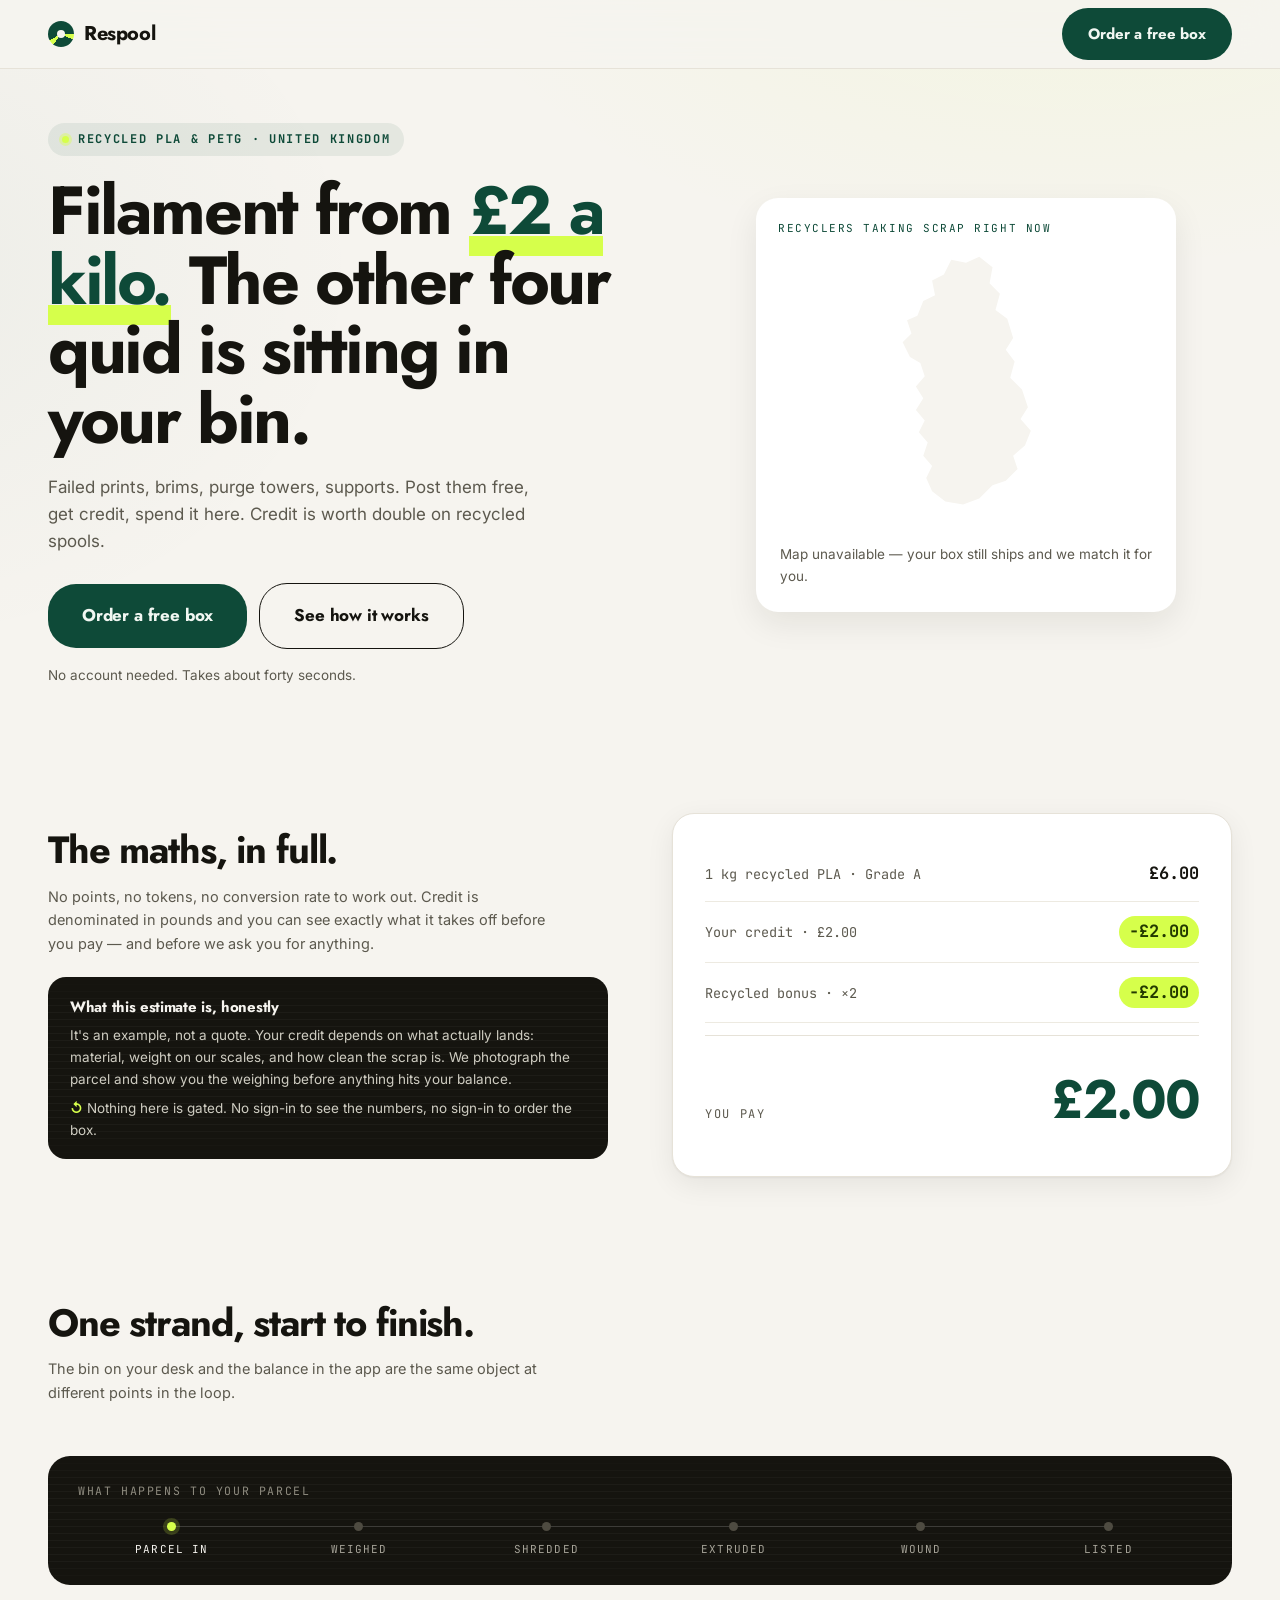
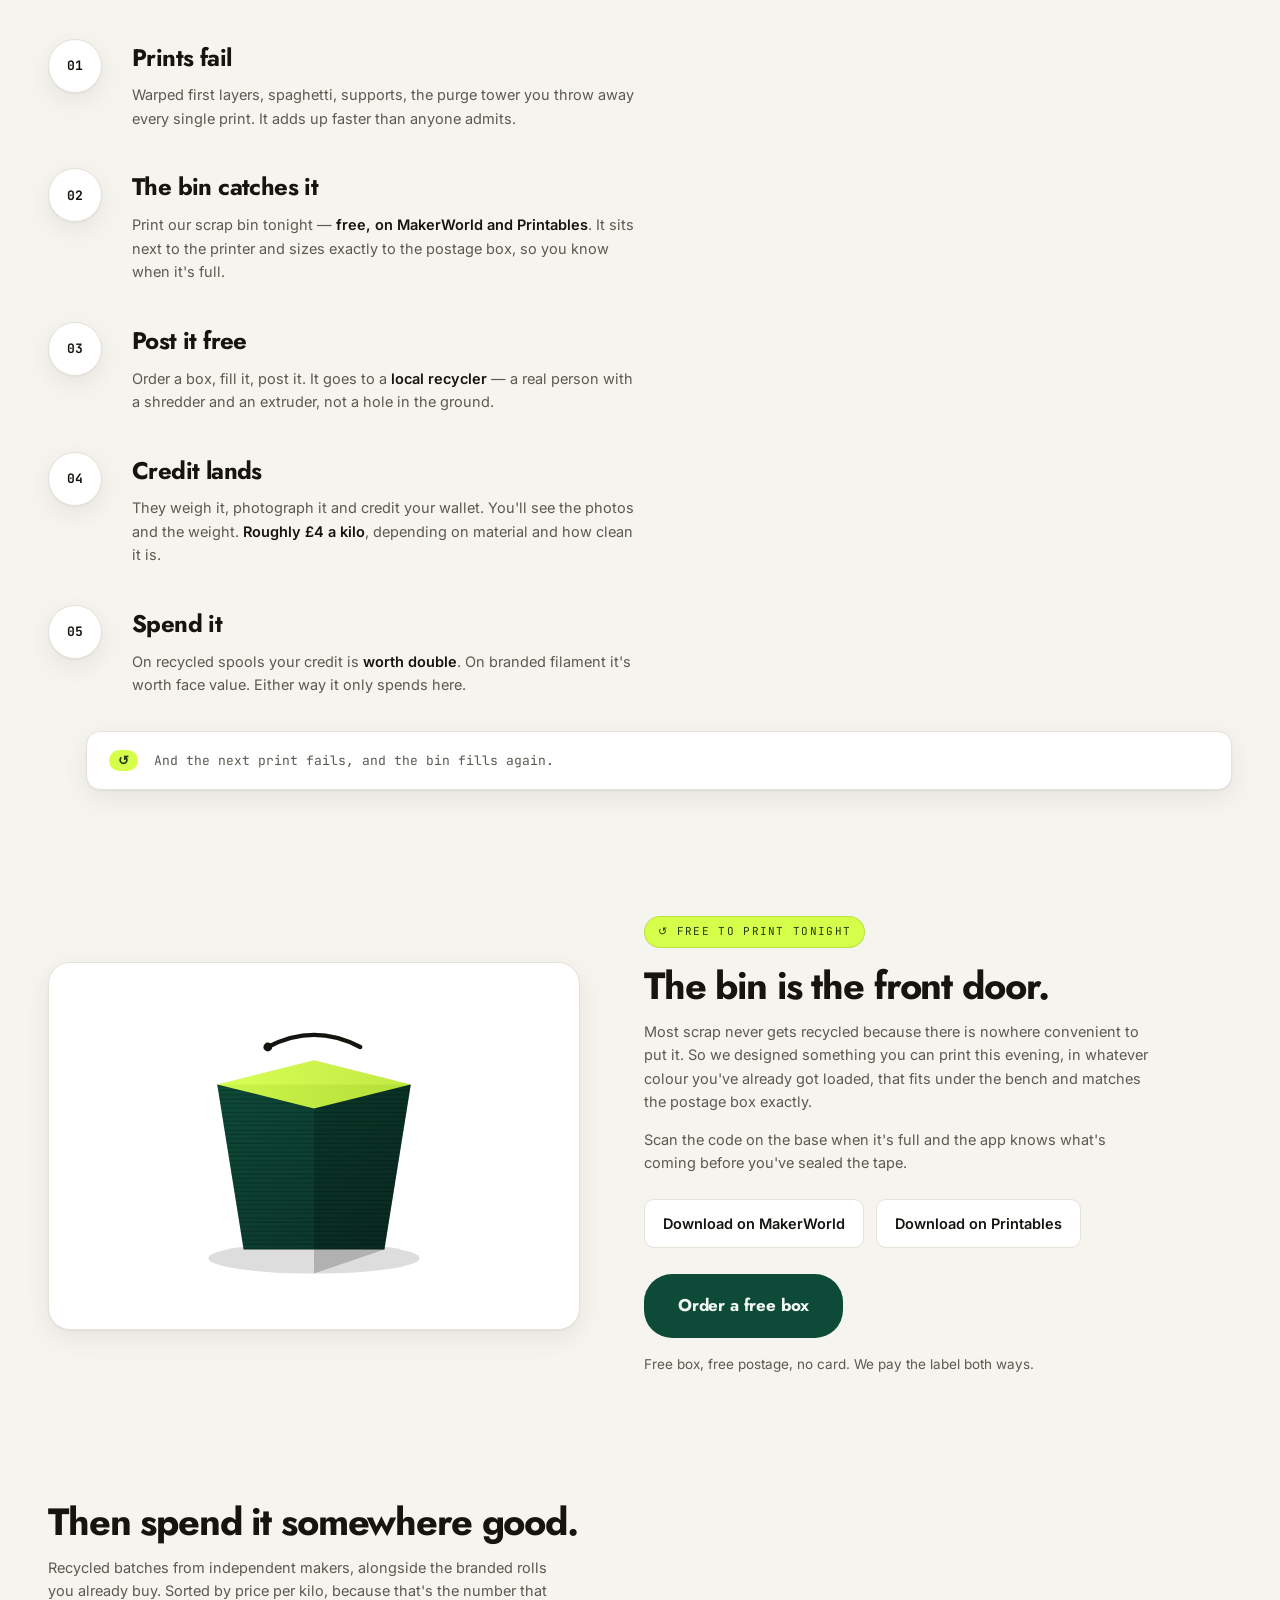
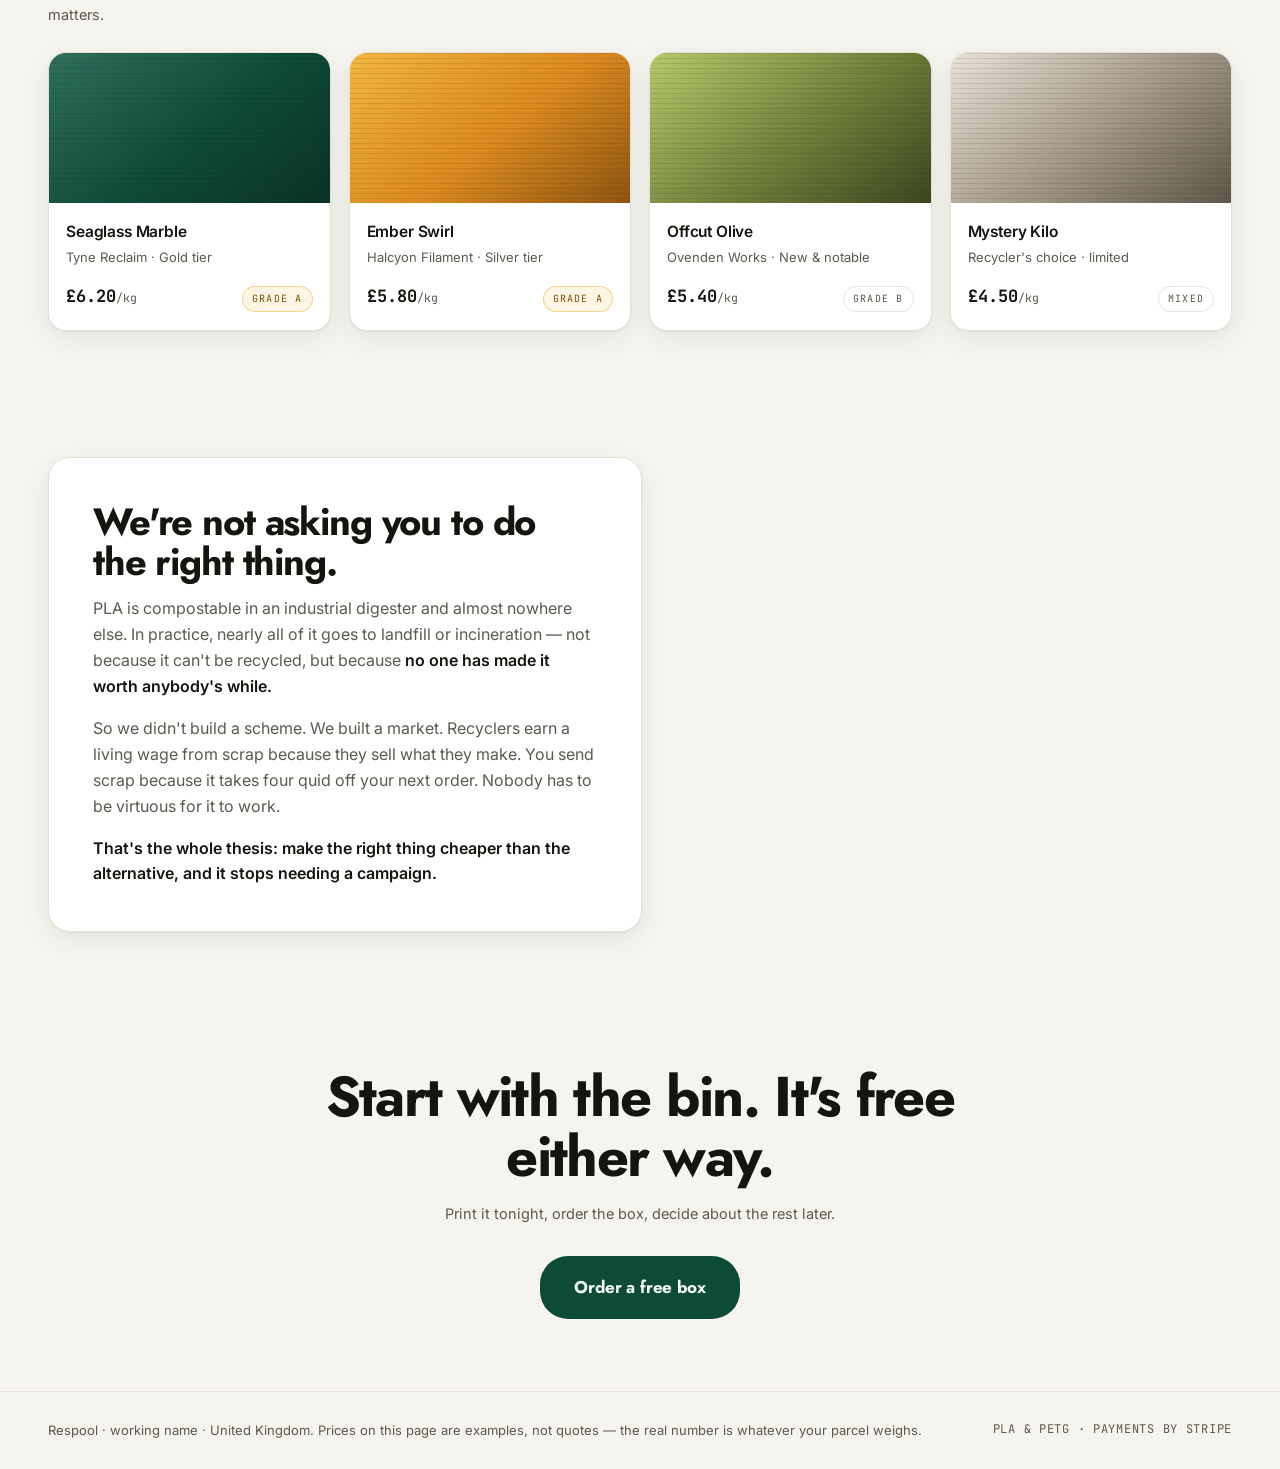
<file: index.html>
<!DOCTYPE html>
<html lang="en-GB">
<head>
<meta charset="utf-8">
<meta name="viewport" content="width=device-width, initial-scale=1">
<title>Respool — filament from £2 a kilo</title>
<meta name="description" content="Print the bin. Fill it with failed prints. Post it free. Get credit worth double on recycled filament.">
<meta name="theme-color" content="#F6F4EF">
<link rel="preconnect" href="https://fonts.googleapis.com">
<link rel="preconnect" href="https://fonts.gstatic.com" crossorigin>
<link href="https://fonts.googleapis.com/css2?family=Jost:wght@500;600;700&family=Inter:wght@400;500;600;700&family=JetBrains+Mono:wght@400;700&display=swap" rel="stylesheet">
<style>
:root{
  /* Regrind foundations */
  --paper:#F6F4EF;
  --card:#FFFFFF;
  --ink:#15140F;
  --ink2:#5C594E;
  --ink3:#8A8578;
  --line:#E6E2D8;
  --line-2:#EDEAE1;
  --forest:#0E4A38;
  --forest-soft:rgba(14,74,56,.08);
  --lime:#D6FF4B;
  --lime-ink:#233A00;
  --amber:#F4B63F;
  --amber-text:#7A5200;
  --disp:'Jost',"Avenir Next","Futura",sans-serif;
  --body:'Inter',system-ui,sans-serif;
  --mono:'JetBrains Mono',ui-monospace,monospace;
  --ease:cubic-bezier(.2,.8,.3,1);
  --r-in:10px; --r-sm:14px; --r:18px; --r-lg:22px; --r-cta:28px;
  --shadow:0 1px 2px rgba(21,20,15,.05),0 8px 28px rgba(21,20,15,.07);
  --shadow-lg:0 2px 6px rgba(21,20,15,.08),0 24px 60px rgba(21,20,15,.16);
  --page-wash:
    radial-gradient(1100px 600px at 85% -10%,rgba(214,255,75,.10),transparent 60%),
    radial-gradient(900px 700px at -10% 30%,rgba(14,74,56,.04),transparent 55%);
  --gut:clamp(16px,4vw,48px);
}
*{box-sizing:border-box;margin:0;padding:0}
html{scroll-behavior:smooth;-webkit-text-size-adjust:100%}
body{
  background:var(--page-wash),var(--paper);
  background-attachment:fixed;
  color:var(--ink);
  font-family:var(--body);
  font-size:14.5px;
  line-height:1.62;
  overflow-x:hidden;
  -webkit-font-smoothing:antialiased;
}
::selection{background:var(--lime);color:var(--lime-ink)}
h1,h2,h3,h4,.mark,.calc-total b,.node,.btn{font-family:var(--disp)}

/* layer-line motif — only ever on dark ink surfaces */
.layers{
  position:absolute;inset:0;pointer-events:none;border-radius:inherit;
  background:repeating-linear-gradient(to bottom,rgba(255,255,255,.035) 0 1px,transparent 1px 7px);
  mask-image:linear-gradient(to bottom,transparent,#000 18%,#000 82%,transparent);
}
.wrap{max-width:1280px;margin:0 auto;padding:0 var(--gut)}
section{position:relative}

/* ---------- kicker (mono machine voice) ---------- */
.kicker{
  display:inline-flex;align-items:center;gap:9px;
  font-family:var(--mono);font-size:12px;font-weight:700;
  letter-spacing:.14em;text-transform:uppercase;color:var(--forest);
  background:var(--forest-soft);padding:7px 14px;border-radius:999px;margin-bottom:20px;
}
.kicker .dot{width:7px;height:7px;border-radius:50%;background:var(--lime);box-shadow:0 0 0 3px rgba(214,255,75,.4);animation:pulse 2s infinite}
@keyframes pulse{50%{box-shadow:0 0 0 7px rgba(214,255,75,0)}}

/* ---------- nav ---------- */
nav{
  position:sticky;top:0;z-index:50;
  background:rgba(246,244,239,.82);backdrop-filter:blur(16px);
  border-bottom:1px solid var(--line);
}
.nav-in{display:flex;align-items:center;justify-content:space-between;height:68px;gap:16px}
.mark{font-weight:700;font-size:20px;letter-spacing:-.02em;display:flex;align-items:center;gap:10px}
.mark i{
  width:26px;height:26px;border-radius:50%;display:block;position:relative;
  background:conic-gradient(var(--forest) 0 25%,var(--lime) 0 32%,var(--forest) 0 60%,var(--lime) 0 67%,var(--forest) 0);
  animation:spin 14s linear infinite;
}
.mark i::after{content:"";position:absolute;inset:9px;border-radius:50%;background:var(--paper)}
@keyframes spin{to{transform:rotate(360deg)}}

/* ---------- buttons ---------- */
.btn{
  font-weight:700;font-size:15px;letter-spacing:-.01em;
  background:var(--forest);color:#F1F7F2;border:0;border-radius:999px;
  padding:14px 26px;cursor:pointer;text-decoration:none;
  display:inline-flex;align-items:center;justify-content:center;gap:8px;
  transition:transform .18s var(--ease),box-shadow .18s var(--ease),background .18s var(--ease);
}
.btn:hover{transform:translateY(-2px);box-shadow:0 12px 30px rgba(14,74,56,.26)}
.btn:active{transform:scale(.985)}
.btn:focus-visible,a:focus-visible,button:focus-visible{outline:0;box-shadow:0 0 0 4px rgba(14,74,56,.22);border-color:var(--ink)}
.btn-lg{padding:18px 34px;font-size:17px;border-radius:var(--r-cta)}
.btn-ghost{background:transparent;color:var(--ink);border:1.5px solid var(--ink)}
.btn-ghost:hover{background:var(--ink);color:var(--paper);box-shadow:none}

/* ---------- hero ---------- */
.hero{padding:clamp(36px,6vh,80px) 0 clamp(44px,7vh,84px);overflow:hidden}
.hero-grid{display:grid;grid-template-columns:1.05fr .95fr;gap:clamp(28px,5vw,64px);align-items:center}
h1{
  font-weight:700;font-size:clamp(40px,5.6vw,68px);line-height:1.02;letter-spacing:-.035em;
  margin-bottom:20px;
}
/* lime underline slab. Painted as a background on the inline itself with
   box-decoration-break:clone so it follows every line fragment — an
   absolutely-positioned ::after is not painted at all once the <em> wraps. */
h1 em{
  font-style:normal;color:var(--forest);
  background-image:linear-gradient(var(--lime),var(--lime));
  background-repeat:no-repeat;
  background-size:100% .30em;
  background-position:0 calc(100% - 4px);
  border-radius:3px;
  -webkit-box-decoration-break:clone;box-decoration-break:clone;
}
.lede{font-size:17px;line-height:1.6;color:var(--ink2);max-width:46ch;margin-bottom:28px}
.hero-cta{display:flex;flex-wrap:wrap;gap:12px;align-items:center}
.microcopy{font-size:13.5px;color:var(--ink2);margin-top:16px}

/* recycler map: where the boxes actually go, and what scrap earns there */
.spool-stage{position:relative;display:flex;justify-content:center;align-items:center}
.rmap-card{
  width:min(100%,420px);background:#fff;border:1px solid var(--hair);border-radius:22px;
  padding:22px 22px 16px;box-shadow:0 12px 32px rgba(21,20,15,.08);
}
.rmap-kicker{
  font-family:var(--mono);font-size:11px;letter-spacing:.14em;text-transform:uppercase;
  color:var(--forest);margin-bottom:10px;
}
.rmap{width:100%;height:auto;display:block;margin:0 auto 8px;max-height:280px}
.rmap-gb{fill:var(--paper);stroke:var(--hair);stroke-width:1.5;stroke-linejoin:round}
.rmap-dot{fill:var(--forest);stroke:#fff;stroke-width:1.5;cursor:pointer}
.rmap-dot.open{animation:rmap-pulse 2s ease-in-out infinite}
@keyframes rmap-pulse{0%,100%{opacity:1}50%{opacity:.55}}
@media (prefers-reduced-motion: reduce){.rmap-dot.open{animation:none}}
.rmap-row{
  display:flex;justify-content:space-between;align-items:center;gap:10px;
  padding:9px 2px;border-top:1px solid var(--hair);font-size:14px;
}
.rmap-row b{font-weight:600}
.rmap-row .where{color:var(--ink2);font-size:12.5px}
.rmap-credit{
  font-family:var(--mono);font-size:12px;background:var(--lime);color:var(--ink);
  border-radius:999px;padding:4px 10px;white-space:nowrap;
}
.rmap-loading,.rmap-empty{color:var(--ink2);font-size:13.5px;padding:8px 2px}
@keyframes spool-spin{to{transform:rotate(360deg)}}
.spool-glow{
  position:absolute;width:74%;aspect-ratio:1;border-radius:50%;
  background:radial-gradient(circle,rgba(214,255,75,.35),rgba(14,74,56,.05) 55%,transparent 70%);
  filter:blur(10px);z-index:-1;
}

/* ---------- rate estimate / price maths ---------- */
.maths{padding:clamp(44px,7vh,84px) 0}
h2{font-weight:700;font-size:clamp(26px,3.2vw,38px);line-height:1.06;letter-spacing:-.03em;margin-bottom:14px}
.sect-note{color:var(--ink2);font-size:14.5px;max-width:56ch}
.maths-in{display:grid;grid-template-columns:1fr 1fr;gap:clamp(28px,5vw,64px);align-items:center}
.calc{background:var(--card);border:1px solid var(--line);border-radius:var(--r-lg);padding:clamp(22px,3.4vw,32px);box-shadow:var(--shadow)}
.calc-row{
  display:flex;justify-content:space-between;align-items:baseline;gap:16px;
  padding:14px 0;border-bottom:1px solid var(--line-2);
  font-family:var(--mono);font-size:13.5px;color:var(--ink2);
}
.calc-row:last-of-type{border-bottom:0}
.calc-row b{font-family:var(--mono);font-weight:700;font-size:17px;color:var(--ink)}
.calc-total{margin-top:12px;padding-top:20px;border-top:1px solid var(--line);display:flex;justify-content:space-between;align-items:baseline;gap:16px}
.calc-total span{font-family:var(--mono);font-size:12px;letter-spacing:.14em;text-transform:uppercase;color:var(--ink2)}
.calc-total b{font-weight:700;font-size:clamp(38px,6vw,54px);letter-spacing:-.035em;color:var(--forest)}
.credit-tag{color:var(--lime-ink)!important;background:var(--lime);border-radius:999px;padding:2px 10px}

/* honesty block — signature pattern */
.honesty{
  margin-top:22px;background:var(--ink);color:#CFCDC2;border-radius:var(--r);
  padding:18px 22px;position:relative;overflow:hidden;
}
.honesty h4{font-size:15px;font-weight:700;letter-spacing:-.02em;color:var(--paper);margin-bottom:6px;position:relative;z-index:1}
.honesty p{font-size:13.5px;line-height:1.6;position:relative;z-index:1}
.honesty p + p{margin-top:8px}
.honesty b{color:var(--lime);font-weight:700}

/* ---------- the loop / ProcessLine ---------- */
.loop{padding:clamp(44px,7vh,84px) 0}
.loop-head{max-width:56ch;margin-bottom:clamp(30px,5vw,52px)}

/* ProcessLine rail: parcel in → weighed → shredded → extruded → wound → listed */
.processline{
  background:var(--ink);border-radius:var(--r-lg);padding:26px clamp(18px,3vw,30px);
  position:relative;overflow:hidden;margin-bottom:clamp(34px,5vw,54px);
}
.pl-kicker{font-family:var(--mono);font-size:11.5px;letter-spacing:.14em;text-transform:uppercase;color:#8F8C80;margin-bottom:18px;position:relative;z-index:1}
.pl-rail{display:flex;align-items:flex-start;gap:0;position:relative;z-index:1}
.pl-stage{flex:1;min-width:0;text-align:center;position:relative;padding-top:22px}
.pl-stage::before{content:"";position:absolute;top:7px;left:0;right:0;height:1px;background:rgba(255,255,255,.14)}
.pl-stage:first-child::before{left:50%}
.pl-stage:last-child::before{right:50%}
.pl-stage::after{
  content:"";position:absolute;top:3px;left:50%;margin-left:-4.5px;
  width:9px;height:9px;border-radius:50%;background:#4E4B41;
  transition:background .25s var(--ease),box-shadow .25s var(--ease);
}
.pl-stage.on::after{background:var(--lime);box-shadow:0 0 0 4px rgba(214,255,75,.18)}
.pl-stage span{font-family:var(--mono);font-size:11px;letter-spacing:.1em;text-transform:uppercase;color:#A7A499;display:block;padding:0 4px}
.pl-stage.on span{color:var(--paper)}

.strand-wrap{position:relative}
.strand{position:absolute;left:26px;top:0;height:100%;width:2px;overflow:visible}
.strand-line{stroke-width:2;fill:none;stroke-linecap:round;stroke-dasharray:1;stroke-dashoffset:1;transition:stroke-dashoffset 1.6s var(--ease)}
.strand-wrap.lit .strand-line{stroke-dashoffset:0}
.steps{display:flex;flex-direction:column;gap:clamp(22px,4vw,38px)}
.step{display:grid;grid-template-columns:54px 1fr;gap:clamp(16px,3vw,30px);align-items:start;opacity:0;transform:translateY(14px);transition:opacity .7s var(--ease),transform .7s var(--ease)}
.step.lit{opacity:1;transform:none}
.node{
  width:54px;height:54px;border-radius:50%;display:grid;place-items:center;
  background:var(--card);border:1px solid var(--line);box-shadow:var(--shadow);
  font-family:var(--mono);font-size:13px;font-weight:700;color:var(--ink);position:relative;z-index:2;
}
.step h3{font-weight:700;font-size:clamp(19px,2.6vw,24px);letter-spacing:-.025em;margin-bottom:6px}
.step p{color:var(--ink2);max-width:56ch}
.step p b{color:var(--ink);font-weight:600}
.loop-close{
  margin-top:34px;margin-left:clamp(0px,3vw,84px);padding:18px 22px;
  background:var(--card);border:1px solid var(--line);border-radius:var(--r-sm);box-shadow:var(--shadow);
  font-family:var(--mono);font-size:13px;color:var(--ink2);
}
.loop-close b{color:var(--lime-ink);background:var(--lime);border-radius:999px;padding:2px 9px;font-weight:700}

/* ---------- the bin / box order ---------- */
.bin{padding:clamp(44px,7vh,84px) 0}
.bin-grid{display:grid;grid-template-columns:.95fr 1.05fr;gap:clamp(30px,5vw,64px);align-items:center}
.bin-art{
  background:var(--card);border:1px solid var(--line);border-radius:var(--r-lg);
  padding:clamp(24px,4vw,40px);display:grid;place-items:center;position:relative;overflow:hidden;box-shadow:var(--shadow);
}
.bin-art svg{width:100%;max-width:330px;height:auto;position:relative;z-index:1}
.chip{
  display:inline-flex;align-items:center;gap:8px;font-family:var(--mono);font-size:11px;
  letter-spacing:.12em;text-transform:uppercase;color:var(--lime-ink);
  background:var(--lime);border:1px solid rgba(35,58,0,.15);border-radius:999px;padding:6px 13px;margin-bottom:18px;
}
.dl{display:flex;flex-wrap:wrap;gap:12px;margin-top:24px}
.dl a{
  font-family:var(--body);font-size:14.5px;font-weight:600;text-decoration:none;color:var(--ink);
  background:var(--card);border:1px solid var(--line);border-radius:var(--r-in);padding:12px 18px;
  transition:border-color .18s var(--ease),transform .18s var(--ease),box-shadow .18s var(--ease);
}
.dl a:hover{border-color:var(--ink);transform:translateY(-2px);box-shadow:var(--shadow)}

/* ---------- marketplace ---------- */
.shop{padding:clamp(44px,7vh,84px) 0}
.shop-head{display:flex;justify-content:space-between;align-items:flex-end;gap:24px;flex-wrap:wrap;margin-bottom:26px}
.cards{display:grid;grid-template-columns:repeat(auto-fill,minmax(255px,1fr));gap:18px}
.card{
  background:var(--card);border:1px solid var(--line);border-radius:var(--r);overflow:hidden;
  box-shadow:var(--shadow);
  transition:transform .25s var(--ease),box-shadow .25s var(--ease);
}
.card:hover{transform:translateY(-6px);box-shadow:var(--shadow-lg)}
.swatch{height:150px;position:relative}
.swatch::after{
  content:"";position:absolute;inset:0;
  background:repeating-linear-gradient(to bottom,rgba(21,20,15,.10) 0 1px,transparent 1px 5px);
}
.card-b{padding:16px 17px 18px}
.card-b h4{font-family:var(--body);font-weight:600;font-size:15.5px;letter-spacing:-.01em;margin-bottom:3px}
.card-b .by{font-size:13px;color:var(--ink2);margin-bottom:14px}
.card-meta{display:flex;justify-content:space-between;align-items:baseline;font-family:var(--mono);font-size:13px}
.card-meta .kg{font-size:17px;font-weight:700;color:var(--ink)}
.card-meta .kg small{font-size:11.5px;color:var(--ink2);font-weight:400}
.grade{font-family:var(--mono);font-size:10px;letter-spacing:.12em;border:1px solid var(--line);border-radius:999px;padding:4px 9px;color:var(--ink2)}
.grade.a{border-color:rgba(244,182,63,.55);color:var(--amber-text);background:rgba(244,182,63,.14)}

/* ---------- mission ---------- */
.mission{padding:clamp(44px,7vh,84px) 0}
.mission-in{
  max-width:66ch;background:var(--card);border:1px solid var(--line);border-radius:var(--r-lg);
  padding:clamp(26px,4vw,44px);box-shadow:var(--shadow);
}
.mission p{font-size:16px;line-height:1.62;color:var(--ink2);margin-bottom:16px}
.mission p:last-child{margin-bottom:0}
.mission strong{color:var(--ink);font-weight:600}

/* ---------- final cta ---------- */
.end{padding:clamp(52px,8vh,100px) 0;text-align:center}
.end h2{font-size:clamp(32px,5vw,56px);max-width:18ch;margin:0 auto 16px}
.end p{color:var(--ink2);margin-bottom:30px}
footer{border-top:1px solid var(--line);padding:28px 0;font-size:13px;color:var(--ink2)}
.foot-in{display:flex;justify-content:space-between;gap:18px;flex-wrap:wrap}
.foot-in .mono{font-family:var(--mono);font-size:12px;letter-spacing:.06em}

@media(max-width:900px){
  .hero-grid,.maths-in,.bin-grid{grid-template-columns:1fr}
  .spool-stage{order:-1;margin-bottom:8px}
  .spool{max-width:300px}
  .lede{max-width:none}
  .step{grid-template-columns:44px 1fr}
  .node{width:44px;height:44px;font-size:12px}
  .strand{left:21px}
  .pl-rail{flex-wrap:wrap;gap:14px 0}
  .pl-stage{flex:0 0 33.333%}
}
@media(prefers-reduced-motion:reduce){
  *{animation:none!important;transition:none!important}
  .step{opacity:1;transform:none}
  .strand-line{stroke-dashoffset:0}
  html{scroll-behavior:auto}
}
</style>
</head>
<body>

<nav>
  <div class="wrap nav-in">
    <div class="mark"><i></i>Respool</div>
    <a href="#box" class="btn">Order a free box</a>
  </div>
</nav>

<!-- HERO -->
<section class="hero">
  <div class="wrap hero-grid">
    <div>
      <div class="kicker"><span class="dot"></span>Recycled PLA &amp; PETG · United Kingdom</div>
      <h1>Filament from <em>£2 a kilo.</em> The other four quid is sitting in your bin.</h1>
      <p class="lede">Failed prints, brims, purge towers, supports. Post them free, get credit, spend it here. Credit is worth double on recycled spools.</p>
      <div class="hero-cta">
        <a href="#box" class="btn btn-lg">Order a free box</a>
        <a href="#loop" class="btn btn-lg btn-ghost">See how it works</a>
      </div>
      <p class="microcopy">No account needed. Takes about forty seconds.</p>
    </div>
    <div class="spool-stage">
      <div class="spool-glow"></div>
      <div class="rmap-card">
        <div class="rmap-kicker">Recyclers taking scrap right now</div>
        <svg class="rmap" viewBox="0 0 300 380" role="img" aria-label="Map of UK recyclers currently accepting scrap">
          <path class="rmap-gb" d="M168 12 L186 26 L182 48 L196 62 L190 84 L206 96 L214 122 L204 138 L216 154 L210 176 L226 192 L234 216 L224 232 L238 248 L230 268 L214 282 L220 300 L204 316 L186 322 L168 340 L146 348 L122 344 L104 330 L96 312 L104 296 L92 282 L98 264 L86 250 L94 234 L82 220 L92 204 L82 188 L94 174 L88 156 L74 148 L64 128 L76 116 L70 98 L84 92 L92 72 L108 64 L104 44 L120 36 L130 16 L150 20 Z"/>
          <g id="rmap-dots"></g>
        </svg>
        <div class="rmap-list" id="rmap-list">
          <div class="rmap-loading">Finding recyclers…</div>
        </div>
      </div>
    </div>
  </div>
</section>

<!-- THE MATHS — rate estimate, before any gate -->
<section class="maths">
  <div class="wrap maths-in">
    <div>
      <h2>The maths, in full.</h2>
      <p class="sect-note">No points, no tokens, no conversion rate to work out. Credit is denominated in pounds and you can see exactly what it takes off before you pay — and before we ask you for anything.</p>
      <div class="honesty">
        <div class="layers"></div>
        <h4>What this estimate is, honestly</h4>
        <p>It's an example, not a quote. Your credit depends on what actually lands: material, weight on our scales, and how clean the scrap is. We photograph the parcel and show you the weighing before anything hits your balance.</p>
        <p><b>↺</b> Nothing here is gated. No sign-in to see the numbers, no sign-in to order the box.</p>
      </div>
    </div>
    <div class="calc" aria-label="Example price breakdown">
      <div class="calc-row"><span>1&nbsp;kg recycled PLA · Grade&nbsp;A</span><b>£6.00</b></div>
      <div class="calc-row"><span>Your credit · £2.00</span><b class="credit-tag">−£2.00</b></div>
      <div class="calc-row"><span>Recycled bonus · ×2</span><b class="credit-tag">−£2.00</b></div>
      <div class="calc-total"><span>You pay</span><b>£2.00</b></div>
    </div>
  </div>
</section>

<!-- THE LOOP -->
<section class="loop" id="loop">
  <div class="wrap">
    <div class="loop-head">
      <h2>One strand, start to finish.</h2>
      <p class="sect-note">The bin on your desk and the balance in the app are the same object at different points in the loop.</p>
    </div>

    <div class="processline" id="processline">
      <div class="layers"></div>
      <div class="pl-kicker">What happens to your parcel</div>
      <div class="pl-rail">
        <div class="pl-stage"><span>Parcel in</span></div>
        <div class="pl-stage"><span>Weighed</span></div>
        <div class="pl-stage"><span>Shredded</span></div>
        <div class="pl-stage"><span>Extruded</span></div>
        <div class="pl-stage"><span>Wound</span></div>
        <div class="pl-stage"><span>Listed</span></div>
      </div>
    </div>

    <div class="strand-wrap" id="strand-wrap">
      <svg class="strand" preserveAspectRatio="none" aria-hidden="true">
        <defs>
          <linearGradient id="sg" x1="0" y1="0" x2="0" y2="1">
            <stop offset="0%" stop-color="#0E4A38"/>
            <stop offset="45%" stop-color="#0E4A38"/>
            <stop offset="78%" stop-color="#D6FF4B"/>
            <stop offset="100%" stop-color="#D6FF4B"/>
          </linearGradient>
        </defs>
        <line class="strand-line" x1="1" y1="0" x2="1" y2="100%" stroke="url(#sg)"/>
      </svg>

      <div class="steps">
        <div class="step"><div class="node">01</div><div>
          <h3>Prints fail</h3>
          <p>Warped first layers, spaghetti, supports, the purge tower you throw away every single print. It adds up faster than anyone admits.</p>
        </div></div>

        <div class="step"><div class="node">02</div><div>
          <h3>The bin catches it</h3>
          <p>Print our scrap bin tonight — <b>free, on MakerWorld and Printables</b>. It sits next to the printer and sizes exactly to the postage box, so you know when it's full.</p>
        </div></div>

        <div class="step"><div class="node">03</div><div>
          <h3>Post it free</h3>
          <p>Order a box, fill it, post it. It goes to a <b>local recycler</b> — a real person with a shredder and an extruder, not a hole in the ground.</p>
        </div></div>

        <div class="step"><div class="node">04</div><div>
          <h3>Credit lands</h3>
          <p>They weigh it, photograph it and credit your wallet. You'll see the photos and the weight. <b>Roughly £4 a kilo</b>, depending on material and how clean it is.</p>
        </div></div>

        <div class="step"><div class="node">05</div><div>
          <h3>Spend it</h3>
          <p>On recycled spools your credit is <b>worth double</b>. On branded filament it's worth face value. Either way it only spends here.</p>
        </div></div>
      </div>

      <div class="loop-close"><b>↺</b>&nbsp; And the next print fails, and the bin fills again.</div>
    </div>
  </div>
</section>

<!-- THE BIN -->
<section class="bin" id="box">
  <div class="wrap bin-grid">
    <div class="bin-art">
      <svg viewBox="0 0 300 260" role="img" aria-label="The printable scrap bin, shown with visible print layers">
        <defs>
          <linearGradient id="bg1" x1="0" y1="0" x2="1" y2="1">
            <stop offset="0%" stop-color="#0E4A38"/><stop offset="100%" stop-color="#0A3227"/>
          </linearGradient>
          <linearGradient id="bg2" x1="0" y1="0" x2="1" y2="0">
            <stop offset="0%" stop-color="#D6FF4B"/><stop offset="100%" stop-color="#BEE83A"/>
          </linearGradient>
          <pattern id="lay" width="4" height="4" patternUnits="userSpaceOnUse">
            <rect width="4" height="4" fill="none"/>
            <line x1="0" y1="3.5" x2="4" y2="3.5" stroke="rgba(0,0,0,.24)" stroke-width="1"/>
          </pattern>
        </defs>
        <ellipse cx="150" cy="232" rx="96" ry="14" fill="rgba(21,20,15,.14)"/>
        <path d="M62 74 L238 74 L214 224 L86 224 Z" fill="url(#bg1)"/>
        <path d="M62 74 L238 74 L214 224 L86 224 Z" fill="url(#lay)"/>
        <path d="M62 74 L150 96 L238 74 L150 52 Z" fill="url(#bg2)" opacity=".95"/>
        <path d="M150 96 L238 74 L214 224 L150 246 Z" fill="rgba(0,0,0,.20)"/>
        <path d="M108 40 q42 -22 84 0" stroke="#15140F" stroke-width="4" fill="none" stroke-linecap="round"/>
        <circle cx="108" cy="40" r="4" fill="#15140F"/>
      </svg>
    </div>
    <div>
      <div class="chip">↺ Free to print tonight</div>
      <h2>The bin is the front door.</h2>
      <p class="sect-note">Most scrap never gets recycled because there is nowhere convenient to put it. So we designed something you can print this evening, in whatever colour you've already got loaded, that fits under the bench and matches the postage box exactly.</p>
      <p class="sect-note" style="margin-top:14px">Scan the code on the base when it's full and the app knows what's coming before you've sealed the tape.</p>
      <div class="dl">
        <a href="#">Download on MakerWorld</a>
        <a href="#">Download on Printables</a>
      </div>
      <div class="hero-cta" style="margin-top:26px">
        <a href="#" class="btn btn-lg">Order a free box</a>
      </div>
      <p class="microcopy">Free box, free postage, no card. We pay the label both ways.</p>
    </div>
  </div>
</section>

<!-- MARKETPLACE -->
<section class="shop">
  <div class="wrap">
    <div class="shop-head">
      <div>
        <h2>Then spend it somewhere good.</h2>
        <p class="sect-note">Recycled batches from independent makers, alongside the branded rolls you already buy. Sorted by price per kilo, because that's the number that matters.</p>
      </div>
    </div>
    <div class="cards">
      <div class="card">
        <div class="swatch" style="background:linear-gradient(140deg,#2F6F5C,#0E4A38 55%,#0A3227)"></div>
        <div class="card-b">
          <h4>Seaglass Marble</h4>
          <div class="by">Tyne Reclaim · Gold tier</div>
          <div class="card-meta"><span class="kg">£6.20<small>/kg</small></span><span class="grade a">GRADE A</span></div>
        </div>
      </div>
      <div class="card">
        <div class="swatch" style="background:linear-gradient(140deg,#F4B63F,#D9891F 55%,#8E5410)"></div>
        <div class="card-b">
          <h4>Ember Swirl</h4>
          <div class="by">Halcyon Filament · Silver tier</div>
          <div class="card-meta"><span class="kg">£5.80<small>/kg</small></span><span class="grade a">GRADE A</span></div>
        </div>
      </div>
      <div class="card">
        <div class="swatch" style="background:linear-gradient(140deg,#B7C96A,#6E7F3A 55%,#3C4620)"></div>
        <div class="card-b">
          <h4>Offcut Olive</h4>
          <div class="by">Ovenden Works · New &amp; notable</div>
          <div class="card-meta"><span class="kg">£5.40<small>/kg</small></span><span class="grade">GRADE B</span></div>
        </div>
      </div>
      <div class="card">
        <div class="swatch" style="background:linear-gradient(140deg,#E8E2D6,#A79C8C 50%,#5E5648)"></div>
        <div class="card-b">
          <h4>Mystery Kilo</h4>
          <div class="by">Recycler's choice · limited</div>
          <div class="card-meta"><span class="kg">£4.50<small>/kg</small></span><span class="grade">MIXED</span></div>
        </div>
      </div>
    </div>
  </div>
</section>

<!-- MISSION -->
<section class="mission">
  <div class="wrap">
    <div class="mission-in">
      <h2>We're not asking you to do the right thing.</h2>
      <p>PLA is compostable in an industrial digester and almost nowhere else. In practice, nearly all of it goes to landfill or incineration — not because it can't be recycled, but because <strong>no one has made it worth anybody's while.</strong></p>
      <p>So we didn't build a scheme. We built a market. Recyclers earn a living wage from scrap because they sell what they make. You send scrap because it takes four quid off your next order. Nobody has to be virtuous for it to work.</p>
      <p><strong>That's the whole thesis: make the right thing cheaper than the alternative, and it stops needing a campaign.</strong></p>
    </div>
  </div>
</section>

<!-- END -->
<section class="end">
  <div class="wrap">
    <h2>Start with the bin. It's free either way.</h2>
    <p>Print it tonight, order the box, decide about the rest later.</p>
    <a href="#" class="btn btn-lg">Order a free box</a>
  </div>
</section>

<footer>
  <div class="wrap foot-in">
    <div>Respool · working name · United Kingdom. Prices on this page are examples, not quotes — the real number is whatever your parcel weighs.</div>
    <div class="mono">PLA &amp; PETG · PAYMENTS BY STRIPE</div>
  </div>
</footer>

<script>
// Recycler map: live from the public recycler_map view. Positions are
// deliberately coarse (~11km) — near enough to mean "near you", useless
// for finding an address. Credit chips are the lime moment: that is loop value.
(function(){
  var SB="https://scclseczjiipxnxfrcmi.supabase.co";
  var K="eyJhbGciOiJIUzI1NiIsInR5cCI6IkpXVCJ9.eyJpc3MiOiJzdXBhYmFzZSIsInJlZiI6InNjY2xzZWN6amlpcHhueGZyY21pIiwicm9sZSI6ImFub24iLCJpYXQiOjE3NzM4NjkzMzAsImV4cCI6MjA4OTQ0NTMzMH0.utisDyOUO899eV-LPz22JgxlGlgxJzh4RjDBQGpGomg"; // anon key: public by design
  var dots=document.getElementById('rmap-dots'), list=document.getElementById('rmap-list');
  if(!dots||!list) return;
  // linear GB projection matched to the outline path above
  function xy(lat,lng){ return [ (lng+7.5)/9.0*300, (59.5-lat)/9.5*380 ]; }
  function gbp(p){ return '£'+(p/100).toFixed(2); }
  fetch(SB+'/rest/v1/recycler_map?select=*',{headers:{apikey:K,Authorization:'Bearer '+K}})
    .then(function(r){ return r.json(); })
    .then(function(rows){
      if(!rows||!rows.length){ list.innerHTML='<div class="rmap-empty">First recyclers onboarding now. Your box still ships — we match it for you.</div>'; return; }
      var d='',h='';
      rows.forEach(function(r){
        var p=xy(parseFloat(r.lat),parseFloat(r.lng));
        d+='<circle class="rmap-dot'+(r.accepting_intake?' open':'')+'" cx="'+p[0].toFixed(0)+'" cy="'+p[1].toFixed(0)+'" r="7"><title>'+r.trading_name+' — '+r.region+'</title></circle>';
        var rates=r.credit_pence_per_kg||{};
        var chip=Object.keys(rates).map(function(m){return m+' '+gbp(rates[m])+'/kg';}).join(' · ');
        h+='<div class="rmap-row"><div><b>'+r.trading_name+'</b><div class="where">'+r.region+(r.accepting_intake?' · taking scrap now':' · at capacity')+'</div></div>'
          +'<span class="rmap-credit">'+chip+'</span></div>';
      });
      dots.innerHTML=d; list.innerHTML=h;
    })
    .catch(function(){ list.innerHTML='<div class="rmap-empty">Map unavailable — your box still ships and we match it for you.</div>'; });
})();

// Reveal the loop steps in sequence, drawing the strand as it goes.
(function(){
  var wrap=document.getElementById('strand-wrap');
  var steps=document.querySelectorAll('.step');
  var line=document.querySelector('.strand-line');
  function sizeStrand(){
    if(!line)return;
    var len=line.getTotalLength();
    line.style.strokeDasharray=len;
    if(!wrap.classList.contains('lit'))line.style.strokeDashoffset=len;
  }
  window.addEventListener('resize',sizeStrand);
  setTimeout(sizeStrand,60);

  var io=new IntersectionObserver(function(entries){
    entries.forEach(function(e){
      if(!e.isIntersecting)return;
      if(e.target===wrap){wrap.classList.add('lit');line.style.strokeDashoffset=0;}
      else{
        var i=[].indexOf.call(steps,e.target);
        setTimeout(function(){e.target.classList.add('lit')},i*110);
      }
      io.unobserve(e.target);
    });
  },{threshold:.25});
  if(wrap)io.observe(wrap);
  steps.forEach(function(s){io.observe(s)});
})();

// ProcessLine rail: stages light in sequence on a 2.4s cycle.
(function(){
  var rail=document.getElementById('processline');
  if(!rail)return;
  var stages=rail.querySelectorAll('.pl-stage');
  if(!stages.length)return;
  if(window.matchMedia&&window.matchMedia('(prefers-reduced-motion: reduce)').matches){
    stages.forEach(function(s){s.classList.add('on')});
    return;
  }
  var i=0,timer=null,step=2400/stages.length;
  function tick(){
    stages.forEach(function(s,n){s.classList.toggle('on',n<=i)});
    i=(i+1)%(stages.length+1);
  }
  var io=new IntersectionObserver(function(entries){
    entries.forEach(function(e){
      if(e.isIntersecting){if(!timer){tick();timer=setInterval(tick,step);}}
      else if(timer){clearInterval(timer);timer=null;}
    });
  },{threshold:.2});
  io.observe(rail);
})();
</script>
</body>
</html>
</file>
